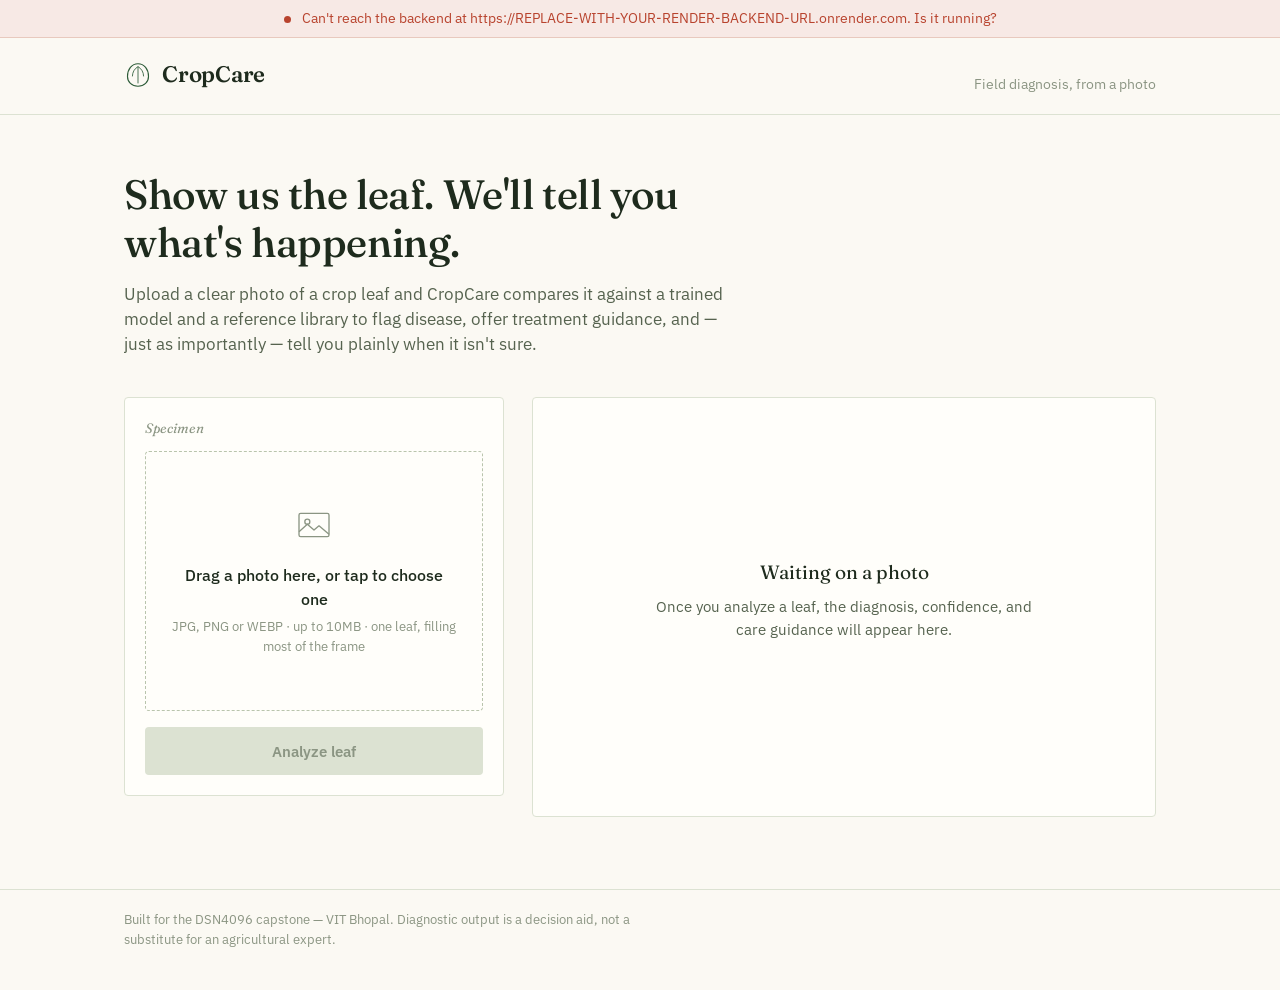
<file: crop-disease-detection/frontend/public/index.html>
<!DOCTYPE html>
<html lang="en">
<head>
<meta charset="UTF-8" />
<meta name="viewport" content="width=device-width, initial-scale=1.0" />
<title>CropCare — Leaf Diagnosis</title>
<link rel="preconnect" href="https://fonts.googleapis.com">
<link rel="preconnect" href="https://fonts.gstatic.com" crossorigin>
<link href="https://fonts.googleapis.com/css2?family=Fraunces:ital,opsz,wght@0,9..144,400;0,9..144,500;0,9..144,600;1,9..144,500&family=IBM+Plex+Sans:wght@400;500;600&display=swap" rel="stylesheet">
<link rel="stylesheet" href="css/style.css" />
</head>
<body>

  <div id="standbyBanner" class="standby-banner" hidden>
    <span class="standby-banner__dot"></span>
    <span id="standbyBannerText">Checking diagnostic engine status…</span>
  </div>

  <header class="site-header">
    <div class="wrap site-header__inner">
      <div class="brand">
        <svg class="brand__mark" viewBox="0 0 40 40" fill="none" xmlns="http://www.w3.org/2000/svg" aria-hidden="true">
          <path d="M20 4C11 4 5 12 5 22c0 8 6 14 15 14 9 0 15-6 15-14C35 12 29 4 20 4Z" stroke="currentColor" stroke-width="1.6"/>
          <path d="M20 8v24M20 8c-5 3-8 8-8 14M20 8c5 3 8 8 8 14" stroke="currentColor" stroke-width="1.2"/>
        </svg>
        <span class="brand__name">CropCare</span>
      </div>
      <span class="brand__tag">Field diagnosis, from a photo</span>
    </div>
  </header>

  <main class="wrap">

    <section class="intro">
      <h1>Show us the leaf. We'll tell you what's happening.</h1>
      <p class="intro__lede">
        Upload a clear photo of a crop leaf and CropCare compares it against a trained
        model and a reference library to flag disease, offer treatment guidance, and —
        just as importantly — tell you plainly when it isn't sure.
      </p>
    </section>

    <section class="workspace">

      <!-- LEFT: specimen card / upload -->
      <div class="specimen-card">
        <div class="specimen-card__label">Specimen</div>

        <div id="dropzone" class="dropzone" tabindex="0" role="button"
             aria-label="Upload a leaf photo">
          <div id="dropzoneEmpty" class="dropzone__empty">
            <svg viewBox="0 0 48 48" fill="none" xmlns="http://www.w3.org/2000/svg" aria-hidden="true" class="dropzone__icon">
              <rect x="6" y="10" width="36" height="28" rx="2" stroke="currentColor" stroke-width="1.6"/>
              <circle cx="16" cy="20" r="3" stroke="currentColor" stroke-width="1.6"/>
              <path d="M6 32l10-9 8 7 6-5 12 10" stroke="currentColor" stroke-width="1.6" stroke-linejoin="round"/>
            </svg>
            <p class="dropzone__title">Drag a photo here, or tap to choose one</p>
            <p class="dropzone__hint">JPG, PNG or WEBP · up to 10MB · one leaf, filling most of the frame</p>
          </div>

          <div id="dropzonePreview" class="dropzone__preview" hidden>
            <img id="previewImg" alt="Uploaded leaf preview" />
            <button id="clearBtn" type="button" class="clear-btn" aria-label="Remove photo">✕</button>
          </div>

          <input id="fileInput" type="file" accept="image/jpeg,image/png,image/webp" hidden />
        </div>

        <button id="analyzeBtn" class="btn btn--primary" disabled>Analyze leaf</button>

        <p id="formError" class="form-error" hidden></p>
      </div>

      <!-- RIGHT: result panel -->
      <div class="result-panel" id="resultPanel">

        <div id="resultIdle" class="result-state">
          <p class="result-state__title">Waiting on a photo</p>
          <p class="result-state__body">Once you analyze a leaf, the diagnosis, confidence,
            and care guidance will appear here.</p>
        </div>

        <div id="resultLoading" class="result-state" hidden>
          <div class="spinner" aria-hidden="true"></div>
          <p class="result-state__title">Reading the leaf…</p>
          <p class="result-state__body">Comparing against the trained model, and the
            reference library if needed.</p>
        </div>

        <div id="resultLowConfidence" class="result-state" hidden>
          <p class="result-state__title">Not confident enough to say</p>
          <p class="result-state__body" id="lowConfidenceMessage"></p>
          <button class="btn btn--ghost" id="retakeBtn" type="button">Try another photo</button>
        </div>

        <div id="resultErrorState" class="result-state" hidden>
          <p class="result-state__title">Something went wrong</p>
          <p class="result-state__body" id="errorMessage"></p>
          <button class="btn btn--ghost" id="retryBtn" type="button">Try again</button>
        </div>

        <article id="resultSuccess" class="result-card" hidden>
          <header class="result-card__header">
            <div>
              <p class="result-card__crop" id="resultCrop"></p>
              <h2 class="result-card__disease" id="resultDisease"></h2>
              <p class="result-card__scientific" id="resultScientific"></p>
            </div>
            <div class="confidence-badge">
              <svg viewBox="0 0 64 64" class="confidence-badge__ring" aria-hidden="true">
                <circle cx="32" cy="32" r="27" class="confidence-badge__track" />
                <circle cx="32" cy="32" r="27" class="confidence-badge__fill" id="confidenceRing" />
              </svg>
              <span class="confidence-badge__value" id="confidenceValue">—</span>
            </div>
          </header>

          <p class="method-note" id="methodNote" hidden></p>

          <div class="tabs" role="tablist">
            <button class="tab is-active" role="tab" data-tab="symptoms">Symptoms</button>
            <button class="tab" role="tab" data-tab="prevention">Prevention</button>
            <button class="tab" role="tab" data-tab="treatment">Treatment</button>
            <button class="tab" role="tab" data-tab="safety">Safety notes</button>
          </div>

          <div class="tab-panels">
            <ul class="tab-panel is-active" data-panel="symptoms" id="panelSymptoms"></ul>
            <ul class="tab-panel" data-panel="prevention" id="panelPrevention"></ul>
            <div class="tab-panel" data-panel="treatment" id="panelTreatment"></div>
            <ul class="tab-panel" data-panel="safety" id="panelSafety"></ul>
          </div>
        </article>

      </div>
    </section>
  </main>

  <footer class="site-footer">
    <div class="wrap">
      <p>Built for the DSN4096 capstone — VIT Bhopal. Diagnostic output is a decision aid,
        not a substitute for an agricultural expert.</p>
    </div>
  </footer>

  <script src="js/app.js"></script>
</body>
</html>
</file>
<file: crop-disease-detection/frontend/public/css/style.css>
/* ==========================================================================
   Design tokens
   Palette grounded in the subject: paper/field-notebook backdrop, deep
   leaf ink, a working leaf-green accent, and a tomato-red reserved
   strictly for disease/warning states (not decoration).
   ========================================================================== */
:root {
  --paper: #FBF9F3;
  --card: #FFFEFA;
  --ink: #1E2B1D;
  --ink-soft: #56634F;
  --ink-faint: #8B9583;

  --leaf: #3F7D4C;
  --leaf-deep: #2C5B37;
  --leaf-wash: #EAF1E7;

  --tomato: #B8432E;
  --tomato-wash: #F7E9E5;

  --border: #DCE2D2;
  --border-strong: #B9C4AC;

  --font-display: "Fraunces", Georgia, serif;
  --font-body: "IBM Plex Sans", -apple-system, BlinkMacSystemFont, "Segoe UI", sans-serif;

  --radius: 4px;
  --content-width: 1080px;
}

* { box-sizing: border-box; }

@media (prefers-reduced-motion: reduce) {
  *, *::before, *::after {
    animation-duration: 0.001ms !important;
    animation-iteration-count: 1 !important;
    transition-duration: 0.001ms !important;
  }
}

html, body {
  margin: 0;
  background: var(--paper);
  color: var(--ink);
  font-family: var(--font-body);
  font-size: 16px;
  line-height: 1.5;
}

.wrap {
  max-width: var(--content-width);
  margin: 0 auto;
  padding: 0 24px;
}

a { color: var(--leaf-deep); }

:focus-visible {
  outline: 2px solid var(--leaf);
  outline-offset: 2px;
}

/* ==========================================================================
   Standby banner
   ========================================================================== */
.standby-banner {
  background: var(--tomato-wash);
  color: var(--tomato);
  font-size: 0.875rem;
  padding: 8px 24px;
  text-align: center;
  border-bottom: 1px solid #E8C9BE;
}
.standby-banner__dot {
  display: inline-block;
  width: 7px;
  height: 7px;
  border-radius: 50%;
  background: var(--tomato);
  margin-right: 8px;
}

/* ==========================================================================
   Header
   ========================================================================== */
.site-header {
  border-bottom: 1px solid var(--border);
  padding: 20px 0;
}
.site-header__inner {
  display: flex;
  align-items: baseline;
  justify-content: space-between;
  flex-wrap: wrap;
  gap: 8px;
}
.brand {
  display: flex;
  align-items: center;
  gap: 10px;
}
.brand__mark {
  width: 28px;
  height: 28px;
  color: var(--leaf-deep);
}
.brand__name {
  font-family: var(--font-display);
  font-weight: 600;
  font-size: 1.4rem;
  letter-spacing: -0.01em;
}
.brand__tag {
  color: var(--ink-faint);
  font-size: 0.9rem;
}

/* ==========================================================================
   Intro
   ========================================================================== */
.intro {
  padding: 56px 0 40px;
  max-width: 640px;
}
.intro h1 {
  font-family: var(--font-display);
  font-weight: 500;
  font-size: clamp(1.9rem, 3.2vw, 2.6rem);
  line-height: 1.15;
  margin: 0 0 16px;
  letter-spacing: -0.01em;
}
.intro__lede {
  color: var(--ink-soft);
  font-size: 1.05rem;
  margin: 0;
  max-width: 60ch;
}

/* ==========================================================================
   Workspace — two-column, asymmetric like a notebook spread
   ========================================================================== */
.workspace {
  display: grid;
  grid-template-columns: minmax(280px, 380px) 1fr;
  gap: 28px;
  padding-bottom: 72px;
  align-items: start;
}
@media (max-width: 800px) {
  .workspace { grid-template-columns: 1fr; }
}

/* --- Specimen card (upload) --- */
.specimen-card {
  background: var(--card);
  border: 1px solid var(--border);
  border-radius: var(--radius);
  padding: 20px;
  position: relative;
}
.specimen-card__label {
  font-family: var(--font-display);
  font-style: italic;
  color: var(--ink-faint);
  font-size: 0.85rem;
  margin-bottom: 12px;
}

.dropzone {
  border: 1.5px dashed var(--border-strong);
  border-radius: var(--radius);
  min-height: 260px;
  display: flex;
  align-items: center;
  justify-content: center;
  cursor: pointer;
  transition: border-color 0.15s ease, background 0.15s ease;
  position: relative;
  overflow: hidden;
}
.dropzone:hover, .dropzone.is-dragover {
  border-color: var(--leaf);
  background: var(--leaf-wash);
}
.dropzone__empty {
  text-align: center;
  padding: 24px;
  color: var(--ink-soft);
}
.dropzone__icon {
  width: 40px;
  height: 40px;
  color: var(--ink-faint);
  margin-bottom: 12px;
}
.dropzone__title {
  margin: 0 0 6px;
  font-weight: 500;
  color: var(--ink);
}
.dropzone__hint {
  margin: 0;
  font-size: 0.82rem;
  color: var(--ink-faint);
}

.dropzone__preview {
  position: relative;
  width: 100%;
  height: 100%;
  min-height: 260px;
}
.dropzone__preview img {
  width: 100%;
  height: 100%;
  min-height: 260px;
  object-fit: cover;
  display: block;
}
.clear-btn {
  position: absolute;
  top: 10px;
  right: 10px;
  width: 30px;
  height: 30px;
  border-radius: 50%;
  border: none;
  background: rgba(30, 43, 29, 0.75);
  color: #fff;
  font-size: 0.85rem;
  cursor: pointer;
  display: flex;
  align-items: center;
  justify-content: center;
}
.clear-btn:hover { background: var(--ink); }

.btn {
  width: 100%;
  margin-top: 16px;
  padding: 13px 20px;
  border-radius: var(--radius);
  border: 1px solid transparent;
  font-family: var(--font-body);
  font-weight: 600;
  font-size: 0.95rem;
  cursor: pointer;
  transition: background 0.15s ease, border-color 0.15s ease, color 0.15s ease;
}
.btn--primary {
  background: var(--leaf-deep);
  color: #fff;
}
.btn--primary:hover:not(:disabled) { background: var(--ink); }
.btn--primary:disabled {
  background: var(--border);
  color: var(--ink-faint);
  cursor: not-allowed;
}
.btn--ghost {
  background: transparent;
  border-color: var(--border-strong);
  color: var(--ink);
  width: auto;
  padding: 10px 18px;
}
.btn--ghost:hover { border-color: var(--leaf); color: var(--leaf-deep); }

.form-error {
  color: var(--tomato);
  font-size: 0.85rem;
  margin: 12px 0 0;
}

/* ==========================================================================
   Result panel
   ========================================================================== */
.result-panel {
  background: var(--card);
  border: 1px solid var(--border);
  border-radius: var(--radius);
  min-height: 420px;
  display: flex;
  flex-direction: column;
  justify-content: center;
}

.result-state {
  text-align: center;
  padding: 48px 32px;
  color: var(--ink-soft);
}
.result-state__title {
  font-family: var(--font-display);
  font-size: 1.2rem;
  color: var(--ink);
  margin: 0 0 8px;
}
.result-state__body {
  margin: 0 auto 16px;
  max-width: 42ch;
  font-size: 0.95rem;
}

.spinner {
  width: 34px;
  height: 34px;
  border-radius: 50%;
  border: 3px solid var(--border);
  border-top-color: var(--leaf);
  margin: 0 auto 20px;
  animation: spin 0.8s linear infinite;
}
@keyframes spin { to { transform: rotate(360deg); } }

/* --- Result card (success) --- */
.result-card {
  padding: 28px;
}
.result-card__header {
  display: flex;
  justify-content: space-between;
  align-items: flex-start;
  gap: 20px;
  padding-bottom: 20px;
  border-bottom: 1px solid var(--border);
  margin-bottom: 20px;
}
.result-card__crop {
  text-transform: uppercase;
  letter-spacing: 0.06em;
  font-size: 0.72rem;
  color: var(--ink-faint);
  margin: 0 0 4px;
}
.result-card__disease {
  font-family: var(--font-display);
  font-weight: 600;
  font-size: 1.7rem;
  margin: 0 0 4px;
  line-height: 1.15;
}
.result-card__scientific {
  font-style: italic;
  color: var(--ink-faint);
  margin: 0;
  font-size: 0.9rem;
}

.confidence-badge {
  position: relative;
  width: 64px;
  height: 64px;
  flex-shrink: 0;
}
.confidence-badge__ring { width: 64px; height: 64px; transform: rotate(-90deg); }
.confidence-badge__track {
  fill: none;
  stroke: var(--border);
  stroke-width: 5;
}
.confidence-badge__fill {
  fill: none;
  stroke: var(--leaf);
  stroke-width: 5;
  stroke-linecap: round;
  stroke-dasharray: 169.6;
  stroke-dashoffset: 169.6;
  transition: stroke-dashoffset 0.6s ease;
}
.confidence-badge__value {
  position: absolute;
  inset: 0;
  display: flex;
  align-items: center;
  justify-content: center;
  font-weight: 600;
  font-size: 0.85rem;
}

.method-note {
  font-size: 0.85rem;
  color: var(--ink-faint);
  background: var(--leaf-wash);
  border-radius: var(--radius);
  padding: 8px 12px;
  margin: 0 0 20px;
}

.tabs {
  display: flex;
  gap: 4px;
  border-bottom: 1px solid var(--border);
  margin-bottom: 20px;
  flex-wrap: wrap;
}
.tab {
  background: none;
  border: none;
  border-bottom: 2px solid transparent;
  padding: 10px 4px;
  margin-right: 20px;
  font-family: var(--font-body);
  font-size: 0.9rem;
  color: var(--ink-faint);
  cursor: pointer;
}
.tab:hover { color: var(--ink); }
.tab.is-active {
  color: var(--leaf-deep);
  border-bottom-color: var(--leaf-deep);
  font-weight: 600;
}

.tab-panel { display: none; }
.tab-panel.is-active { display: block; }

ul.tab-panel {
  list-style: none;
  margin: 0;
  padding: 0;
}
ul.tab-panel li {
  position: relative;
  padding: 0 0 12px 20px;
  color: var(--ink-soft);
  font-size: 0.92rem;
}
ul.tab-panel li::before {
  content: "";
  position: absolute;
  left: 0;
  top: 8px;
  width: 6px;
  height: 6px;
  border-radius: 50%;
  background: var(--leaf);
}
ul.tab-panel:empty::after {
  content: "Nothing to show for this section.";
  color: var(--ink-faint);
  font-size: 0.9rem;
}

.treatment-group h3 {
  font-family: var(--font-display);
  font-size: 0.95rem;
  font-weight: 600;
  margin: 0 0 8px;
  color: var(--ink);
}
.treatment-group { margin-bottom: 18px; }
.treatment-group:last-child { margin-bottom: 0; }

/* ==========================================================================
   Footer
   ========================================================================== */
.site-footer {
  border-top: 1px solid var(--border);
  padding: 20px 0 40px;
  color: var(--ink-faint);
  font-size: 0.82rem;
}
.site-footer p { margin: 0; max-width: 70ch; }
</file>
